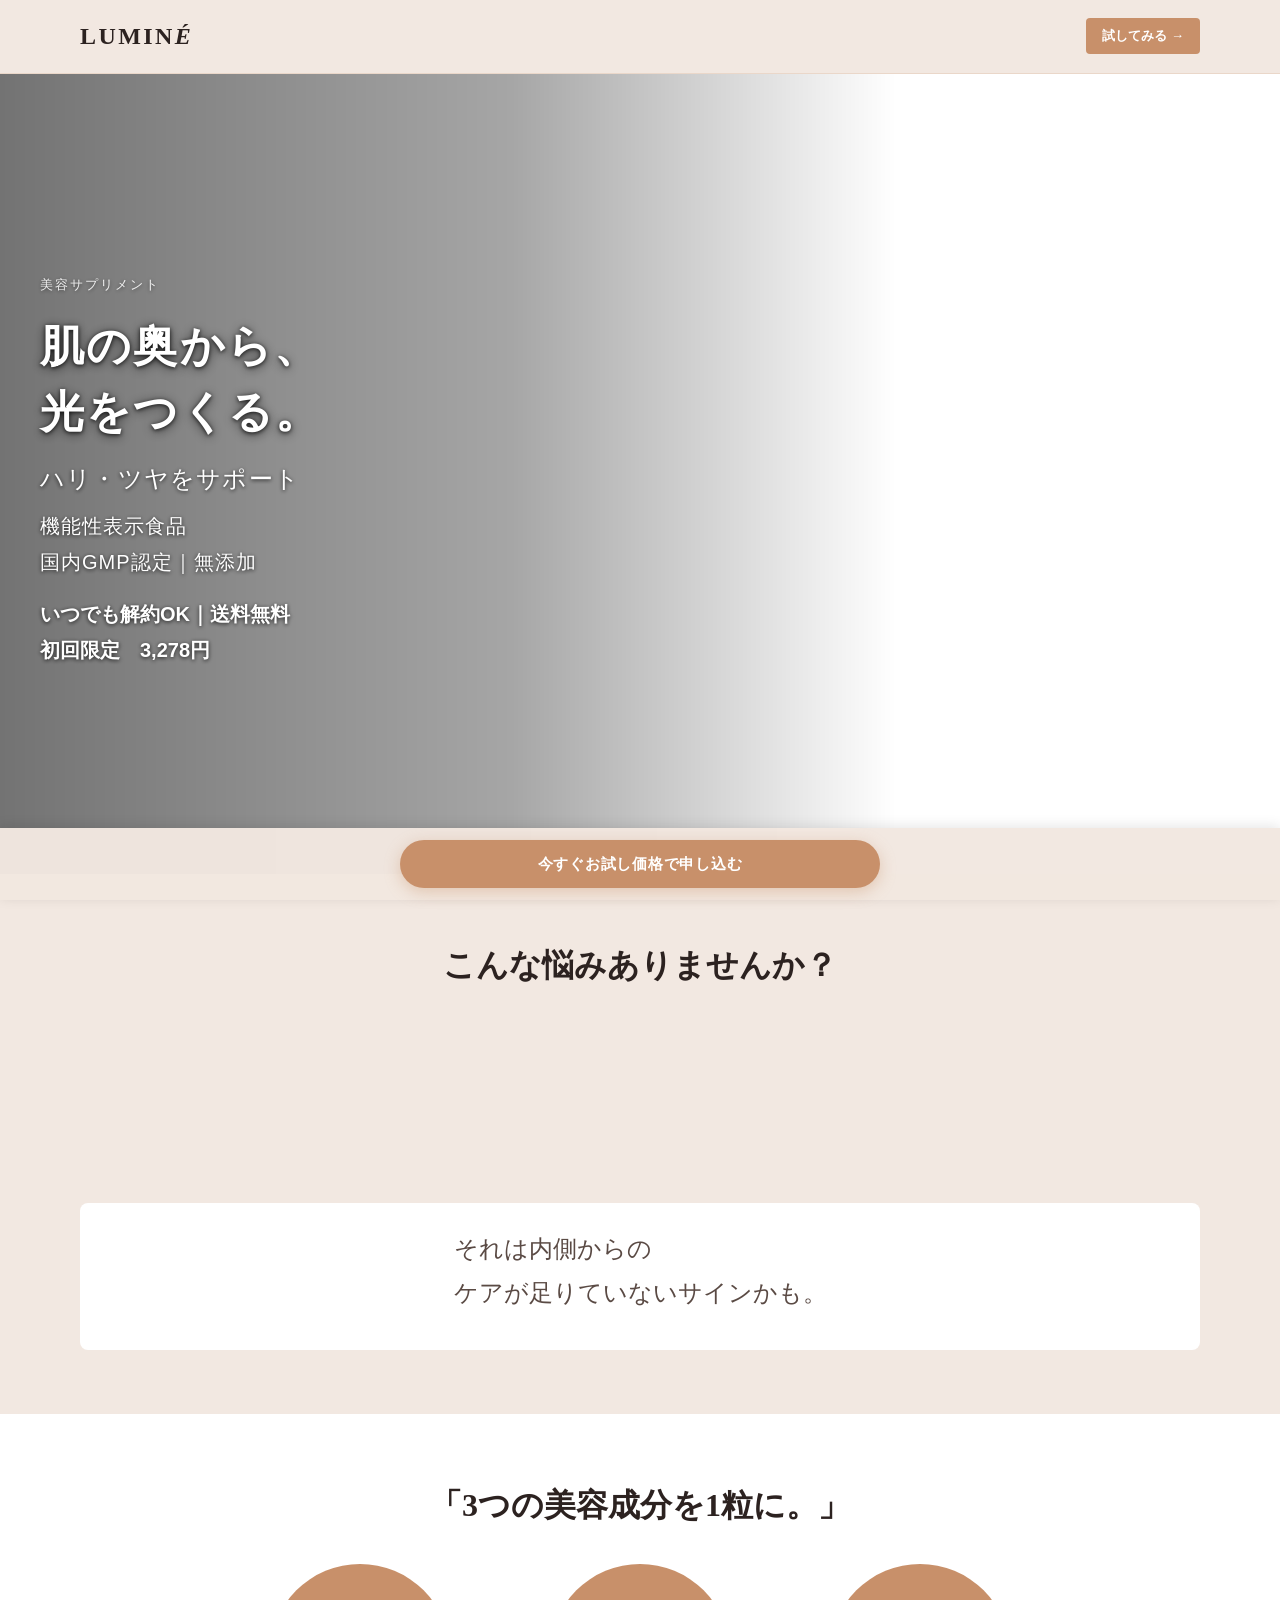
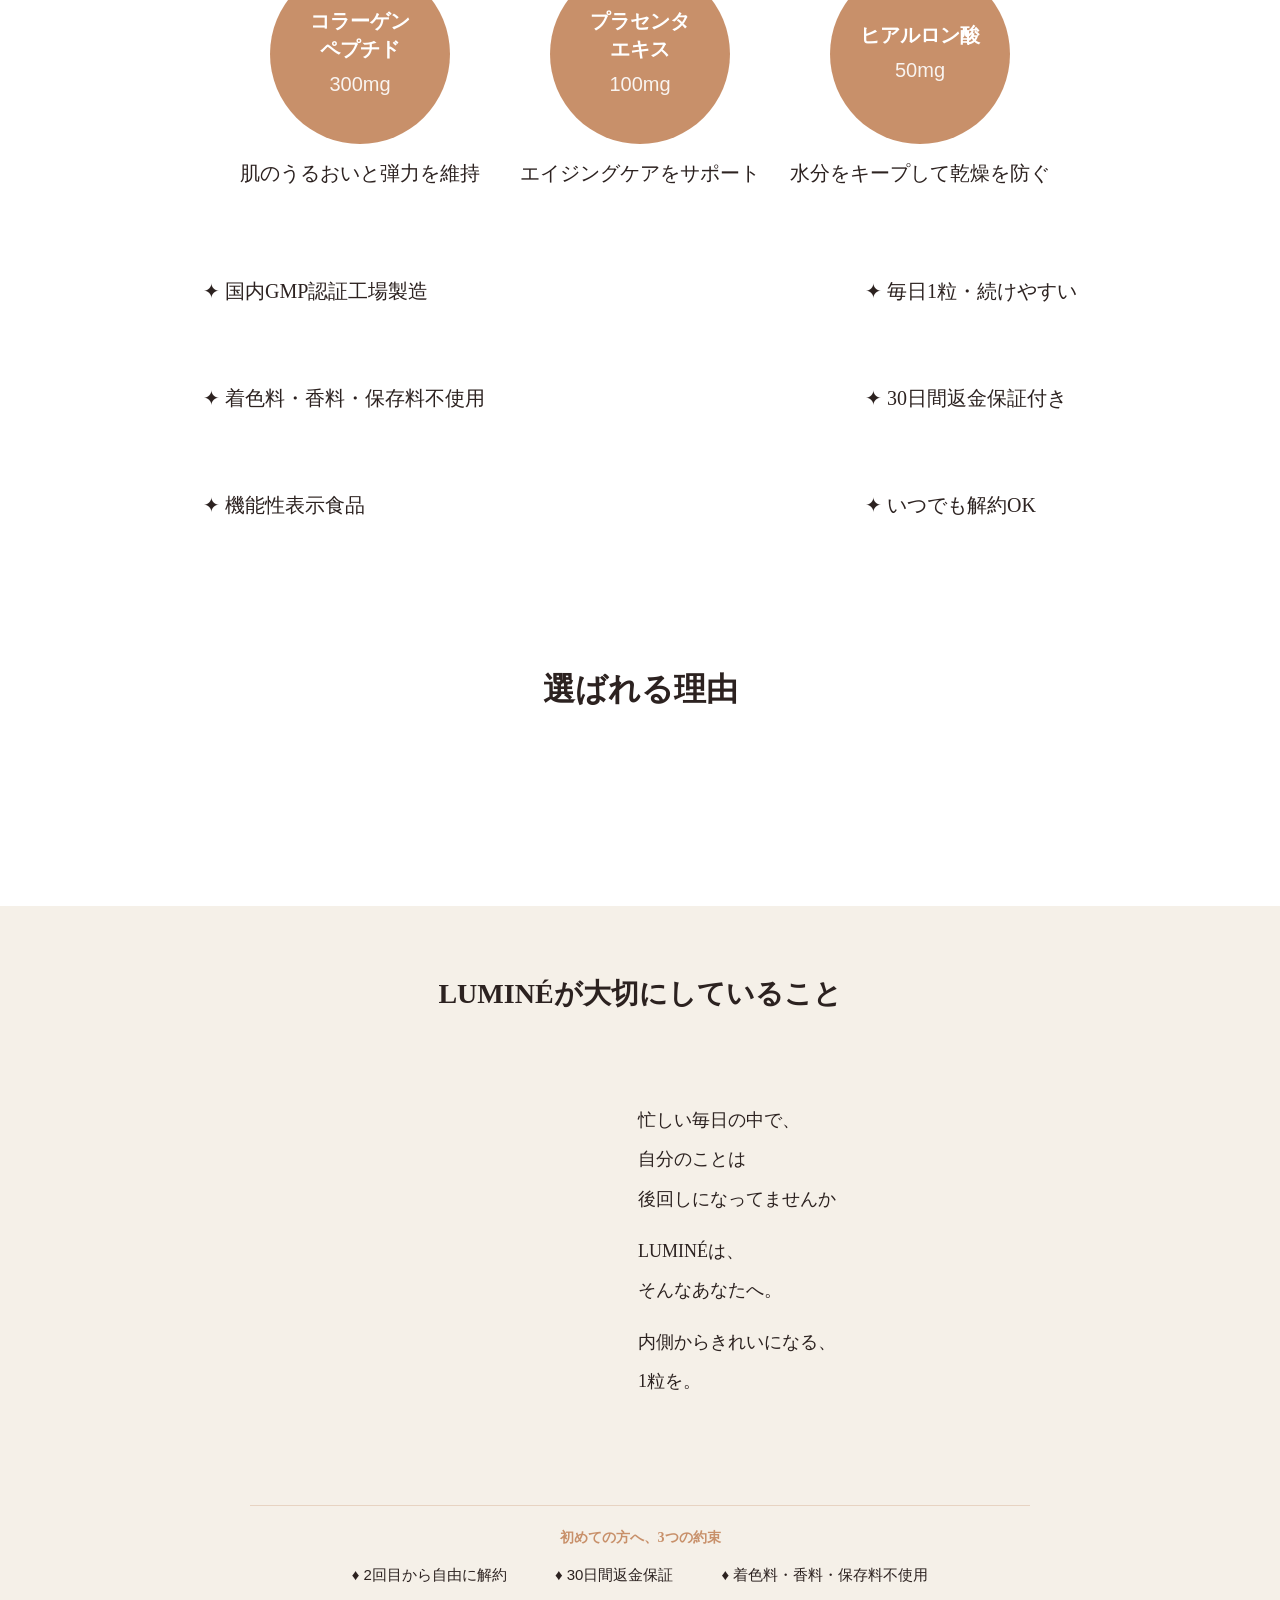
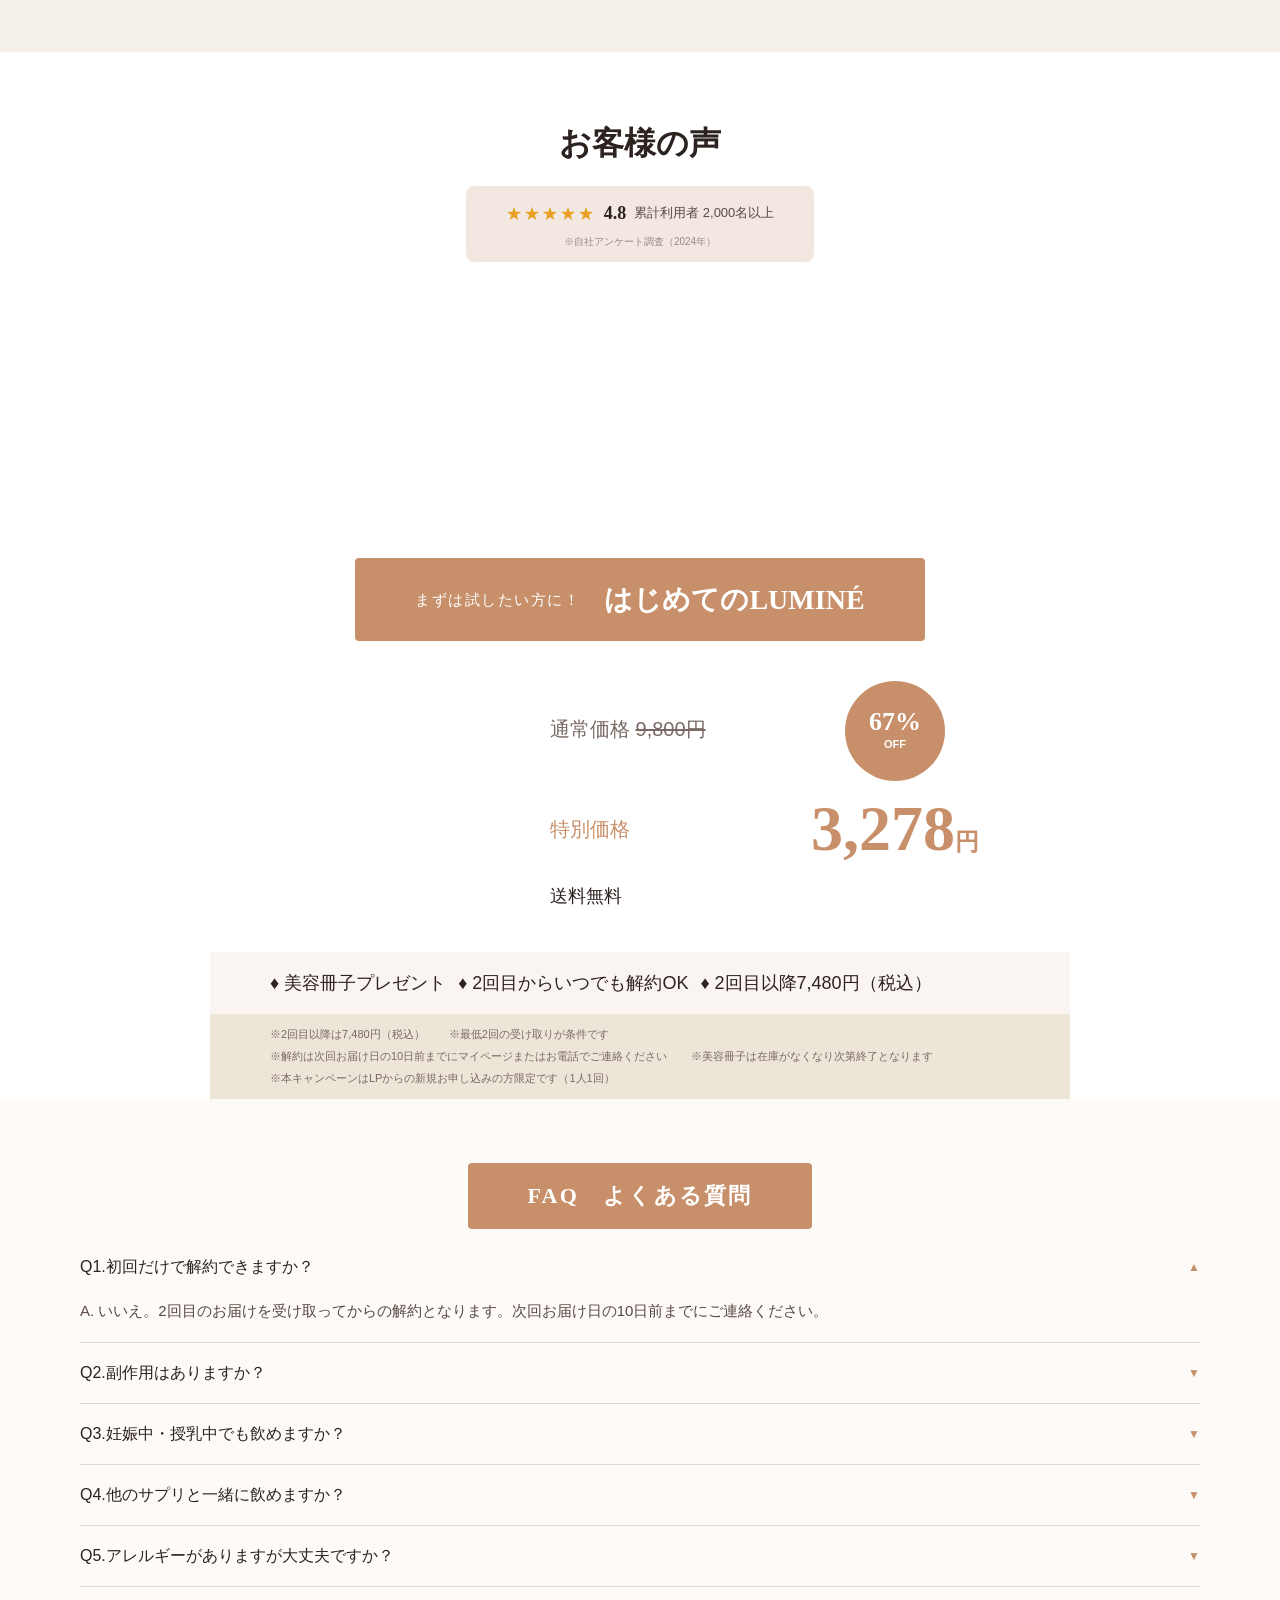
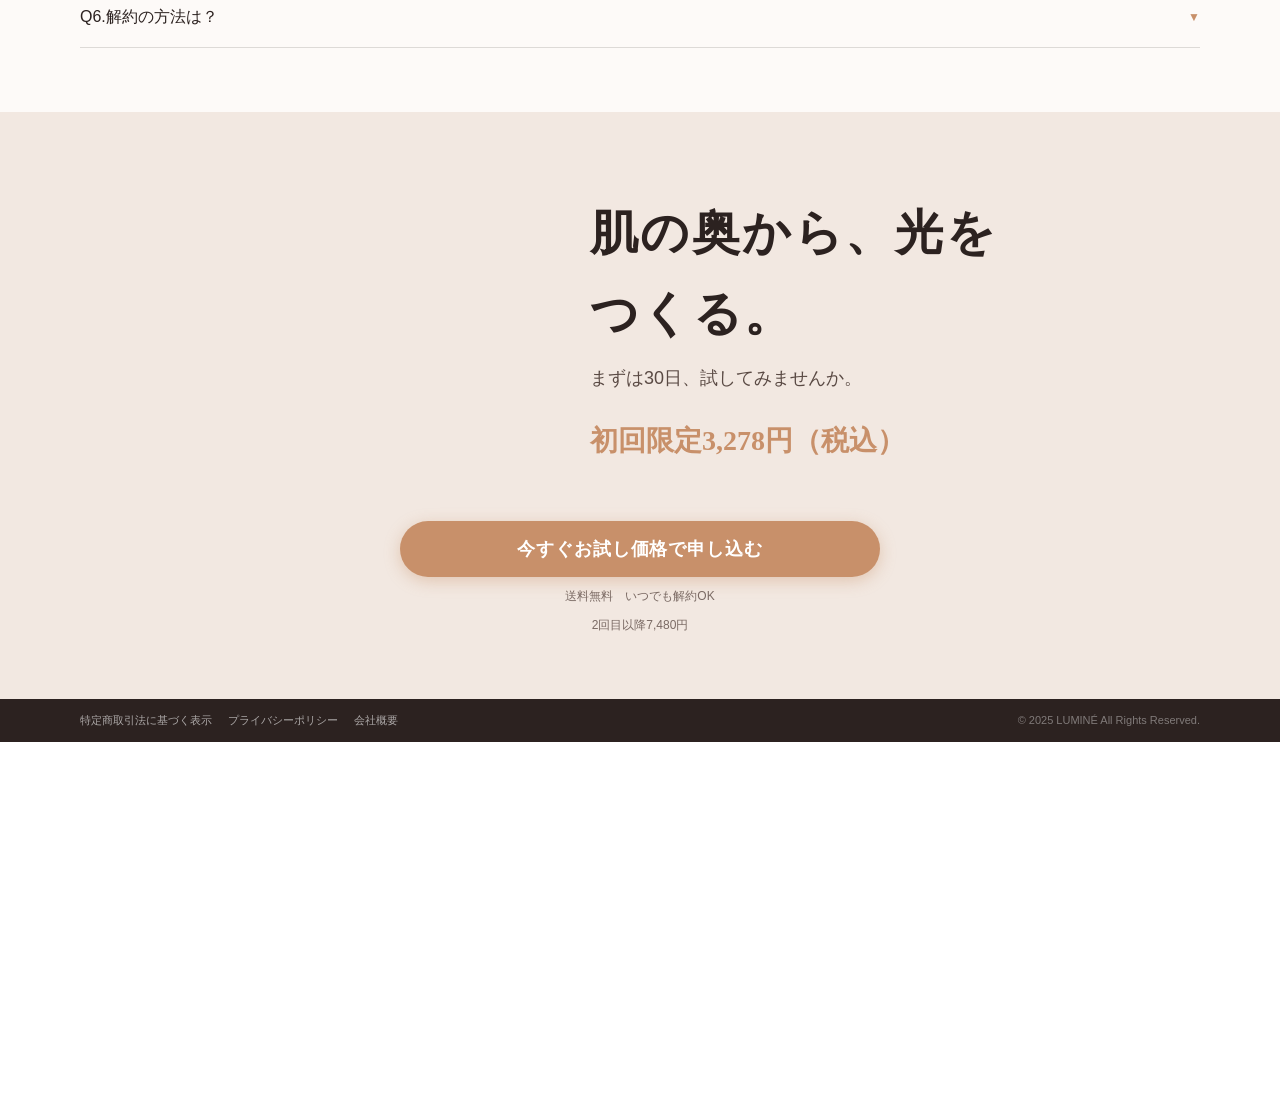
<file: index.html>
<!DOCTYPE html>
<html lang="ja">
<head>
  <meta charset="UTF-8">
  <meta name="viewport" content="width=device-width, initial-scale=1.0">
  <meta name="description" content="LUMINÉは、コラーゲン・プラセンタ・ビタミンDを配合した美容サプリメントです。内側からハリ・ツヤ・透明感をサポートします。初回限定3,278円・送料無料。">

  <!-- OGP -->
  <meta property="og:title" content="LUMINÉ｜飲む美容習慣">
  <meta property="og:description" content="ハリ・ツヤをサポートする美容サプリメント。初回限定3,278円・送料無料・いつでも解約OK。">
  <meta property="og:image" content="images/ogp.jpg">
  <meta property="og:url" content="https://lumine-innerglow.jp/">
  <meta property="og:type" content="website">
  <meta property="og:site_name" content="LUMINÉ">

  <!-- canonical -->
  <link rel="canonical" href="https://lumine-innerglow.jp/">

  <!-- favicon -->
  <link rel="icon" href="images/pearl.jpg" type="image/jpeg">
  <link rel="apple-touch-icon" href="images/pearl.jpg">

  <!-- Google Fonts -->
  <link rel="preconnect" href="https://fonts.googleapis.com">
  <link rel="preconnect" href="https://fonts.gstatic.com" crossorigin>
  <link href="https://fonts.googleapis.com/css2?family=Noto+Sans+JP:wght@400;500;700&family=Noto+Serif+JP:wght@400;600;700&display=swap" rel="stylesheet">

  <link rel="stylesheet" href="style.css">
  <title>LUMINÉ｜飲む美容習慣で、内側から輝く肌へ</title>
</head>
<body>

  <!-- ============================================================
    Header
  ============================================================ -->
  <header class="header">
    <div class="header__inner">
      <p class="header__logo">LUMIN<span>É</span></p>
      <a href="form.html" class="btn btn--small">試してみる →</a>
    </div>
  </header>

  <!-- ============================================================
    FV（ファーストビュー）
  ============================================================ -->
  <section class="fv">
    <!-- スライドショー -->
    <div class="fv__slideshow">
      <!-- SP版スライド -->
      <div class="fv__slide fv__slide--sp fv__slide--active">
        <img src="images/fv-main.jpg" alt="LUMINÉを持つ女性" class="fv__bg fv__bg--sp">
      </div>
      <div class="fv__slide fv__slide--sp">
        <img src="images/fv-main-2.png" alt="LUMINÉを持つ女性" class="fv__bg fv__bg--sp">
      </div>
      <div class="fv__slide fv__slide--sp">
        <img src="images/fv-main-3.png" alt="LUMINÉを持つ女性" class="fv__bg fv__bg--sp">
      </div>
      <!-- PC版スライド -->
      <div class="fv__slide fv__slide--pc fv__slide--active">
        <img src="images/fv-main-pc.jpg" alt="LUMINÉを持つ女性" class="fv__bg fv__bg--pc">
      </div>
      <div class="fv__slide fv__slide--pc">
        <img src="images/fv-main-pc-2.png" alt="LUMINÉを持つ女性" class="fv__bg fv__bg--pc">
      </div>
      <div class="fv__slide fv__slide--pc">
        <img src="images/fv-main-pc-3.png" alt="LUMINÉを持つ女性" class="fv__bg fv__bg--pc">
      </div>
    </div>
    <!-- ドットナビゲーション -->
    <div class="fv__dots" aria-label="スライドナビゲーション">
      <button class="fv__dot fv__dot--active" aria-label="スライド1"></button>
      <button class="fv__dot" aria-label="スライド2"></button>
      <button class="fv__dot" aria-label="スライド3"></button>
    </div>
    <div class="fv__overlay"></div>
    <div class="fv__content">

      <!-- 上部：キャッチ2つの独立した箱 -->
      <div class="fv__top">
        <div class="fv__box fv__box--brand">
          <span class="fv__brand-category">美容サプリメント</span>
        </div>
        <div class="fv__box fv__box--catch">
          <span class="fv__catch">肌の奥から、<br>光をつくる。</span>
        </div>
        <div class="fv__box fv__box--sub">
          <span class="fv__sub">ハリ・ツヤをサポート</span>
        </div>
      </div>

      <!-- 中部：バッジ1つの箱にまとめる -->
      <div class="fv__badge-box">
        <p class="fv__badge">機能性表示食品</p>
        <p class="fv__badge">国内GMP認定｜無添加</p>
      </div>

      <!-- 下部：オファー（右手首あたり） -->
      <div class="fv__offer">
        <p>いつでも解約OK｜送料無料</p>
        <p>初回限定　3,278円</p>
      </div>

    </div>
  </section>

  <!-- ============================================================
    お悩みセクション
  ============================================================ -->
  <section class="worries">
    <div class="worries__inner">
      <h2 class="worries__title">こんな悩みありませんか？</h2>
      <ul class="worries__list">
        <li class="worries__item fade-in">
          <span class="worries__check">✓</span>最近くすみが気になる
        </li>
        <li class="worries__item fade-in">
          <span class="worries__check">✓</span>スキンケアを変えても変化がない
        </li>
        <li class="worries__item fade-in">
          <span class="worries__check">✓</span>疲れが顔に出るようになった
        </li>
        <li class="worries__item fade-in">
          <span class="worries__check">✓</span>乾燥が年々ひどくなる
        </li>
        <li class="worries__item fade-in">
          <span class="worries__check">✓</span>自分のケアが後回しになりがち
        </li>
      </ul>
      <div class="worries__lead-wrap">
        <p class="worries__lead-sub">それは内側からの<br>ケアが足りていないサインかも。</p>
      </div>
    </div>
  </section>

  <!-- ============================================================
    商品紹介
  ============================================================ -->
  <section class="product">
    <div class="product__inner">
      <h2 class="product__title">「3つの美容成分を1粒に。」</h2>

      <!-- 成分3セット（楕円＋テキスト） -->
      <div class="product__ingredients">

        <div class="product__ingredient">
          <div class="product__circle">
            <p class="product__circle-name">コラーゲン<br>ペプチド</p>
            <p class="product__circle-amount">300mg</p>
          </div>
          <p class="product__ingredient-desc">肌のうるおいと弾力を維持</p>
        </div>

        <div class="product__ingredient">
          <div class="product__circle">
            <p class="product__circle-name">プラセンタ<br>エキス</p>
            <p class="product__circle-amount">100mg</p>
          </div>
          <p class="product__ingredient-desc">エイジングケアをサポート</p>
        </div>

        <div class="product__ingredient">
          <div class="product__circle">
            <p class="product__circle-name">ヒアルロン酸</p>
            <p class="product__circle-amount">50mg</p>
          </div>
          <p class="product__ingredient-desc">水分をキープして乾燥を防ぐ</p>
        </div>

      </div>

      <!-- ボトル画像＋左右テキスト（PC版2カラム） -->
      <div class="product__bottle-wrap">
        <div class="product__bottle-text product__bottle-text--left">
          <p class="product__bottle-point">✦ 国内GMP認証工場製造</p>
          <p class="product__bottle-point">✦ 着色料・香料・保存料不使用</p>
          <p class="product__bottle-point">✦ 機能性表示食品</p>
        </div>
        <div class="product__image-wrap">
          <img src="images/product-bottle.jpg" alt="LUMINÉボトル" class="product__image">
        </div>
        <div class="product__bottle-text product__bottle-text--right">
          <p class="product__bottle-point">✦ 毎日1粒・続けやすい</p>
          <p class="product__bottle-point">✦ 30日間返金保証付き</p>
          <p class="product__bottle-point">✦ いつでも解約OK</p>
        </div>
      </div>

    </div>
  </section>

  <!-- ============================================================
    選ばれる理由
  ============================================================ -->
  <section class="reasons">
    <div class="reasons__bg-wrap">
      <img src="images/reasons-bg.jpg" alt="" class="reasons__bg" aria-hidden="true">
    </div>
    <div class="reasons__inner">
      <h2 class="reasons__title">選ばれる理由</h2>
      <div class="reasons__list">
        <div class="reasons__card fade-in">
          <p class="reasons__card-title">♦ 3つの美容成分をぜいたく配合</p>
        </div>
        <div class="reasons__card fade-in">
          <p class="reasons__card-title">♦ 毎日1粒・続けやすい設計</p>
        </div>
        <div class="reasons__card fade-in">
          <p class="reasons__card-title">♦ 国内工場製造・無添加</p>
        </div>
        <div class="reasons__card fade-in">
          <p class="reasons__card-title">♦ 30日返金保証付き</p>
        </div>
      </div>
    </div>
  </section>

  <!-- ============================================================
    ブランドストーリー
  ============================================================ -->
  <section class="story">
    <div class="story__inner">
      <h2 class="story__title">LUMINÉが大切にしていること</h2>
      <div class="story__content">
        <div class="story__image-wrap">
          <img src="images/story-woman.jpg" alt="LUMINÉブランドストーリー" class="story__image">
        </div>
        <div class="story__text-wrap">
          <p class="story__body">忙しい毎日の中で、<br>自分のことは<br>後回しになってませんか</p>
          <p class="story__body">LUMINÉは、<br>そんなあなたへ。</p>
          <p class="story__body">内側からきれいになる、<br>1粒を。</p>
        </div>
      </div>
      <!-- 約束リスト -->
      <div class="story__promise">
        <p class="story__lead">初めての方へ、3つの約束</p>
        <ul class="story__list">
          <li class="story__list-item">♦ 2回目から自由に解約</li>
          <li class="story__list-item">♦ 30日間返金保証</li>
          <li class="story__list-item">♦ 着色料・香料・保存料不使用</li>
        </ul>
      </div>
    </div>
  </section>

  <!-- ============================================================
    お客様の声
  ============================================================ -->
  <section class="reviews">
    <div class="reviews__inner">
      <h2 class="reviews__title">お客様の声</h2>
      <div class="reviews__social-proof">
        <div class="reviews__social-proof-row">
          <span class="reviews__stars">★★★★★</span>
          <span class="reviews__rating">4.8</span>
          <span class="reviews__count">累計利用者 2,000名以上</span>
        </div>
        <span class="reviews__survey">※自社アンケート調査（2024年）</span>
      </div>
      <div class="reviews__list">

        <!-- 1件目：左テキスト・右画像 -->
        <div class="reviews__item reviews__item--text-left fade-in">
          <div class="reviews__item-text">
            <p class="reviews__item-name">東京都　S・Kさん（38歳）</p>
            <p class="reviews__item-title">1粒で続けられる、が嬉しい</p>
            <p class="reviews__item-body">続けるうちに肌の調子が変わった気が。忙しくてスキンケアをさぼりがちな私でも1粒飲むだけなので無理なく続けられています。2ヶ月目あたりから肌のもちもち感が変わってきた気がします。</p>
          </div>
          <div class="reviews__item-image-wrap">
            <img src="images/review-woman-01.jpg" alt="東京都 S・Kさん" class="reviews__item-image">
          </div>
        </div>

        <!-- 2件目：左画像・右テキスト -->
        <div class="reviews__item reviews__item--image-left fade-in">
          <div class="reviews__item-image-wrap">
            <img src="images/review-woman-02.jpg" alt="神奈川県 N・Aさん" class="reviews__item-image">
          </div>
          <div class="reviews__item-text">
            <p class="reviews__item-name">神奈川県　N・Aさん（40歳）</p>
            <p class="reviews__item-title">半信半疑でしたが3ヶ月</p>
            <p class="reviews__item-body">最初は本当に効果があるのか不安でした。でも解約が簡単と聞いて試してみたら肌の乾燥が気にならなくなってきました。続けてよかったです。</p>
          </div>
        </div>

        <!-- 3件目：左テキスト・右画像 -->
        <div class="reviews__item reviews__item--text-left fade-in">
          <div class="reviews__item-text">
            <p class="reviews__item-name">大阪府　Y・Tさん（34歳）</p>
            <p class="reviews__item-title">添加物が気になる私でも安心</p>
            <p class="reviews__item-body">添加物が気になる私でも安心。着色料・保存料不使用というのが決め手でした。飲みやすいサイズで朝の習慣にすっと馴染んでいます。</p>
          </div>
          <div class="reviews__item-image-wrap">
            <img src="images/review-woman-03.jpg" alt="大阪府 Y・Tさん" class="reviews__item-image">
          </div>
        </div>

      </div>
    </div>
  </section>

  <!-- ============================================================
    キャンペーン・価格
  ============================================================ -->
  <section class="campaign">
    <!-- 茶色ヘッダー -->
    <div class="campaign__header">
      <p class="campaign__label">まずは試したい方に！</p>
      <h2 class="campaign__title">はじめてのLUMINÉ</h2>
    </div>
    <!-- 白背景：商品・価格エリア -->
    <div class="campaign__main">
      <div class="campaign__image-wrap">
        <img src="images/product-bottle.jpg" alt="LUMINÉ" class="campaign__image">
      </div>
      <div class="campaign__content">
        <div class="campaign__price-wrap">
          <p class="campaign__regular">通常価格 <s>9,800円</s></p>
          <div class="campaign__off-badge">
            <span class="campaign__off-num">67%</span>
            <span class="campaign__off-text">OFF</span>
          </div>
          <p class="campaign__special">特別価格</p>
          <p class="campaign__price">3,278<span>円</span></p>
          <p class="campaign__shipping">送料無料</p>
        </div>
      </div>
    </div>
    <!-- 薄いベージュ：特典エリア -->
    <div class="campaign__benefits-wrap">
      <ul class="campaign__benefits">
        <li class="campaign__benefit">♦ 美容冊子プレゼント</li>
        <li class="campaign__benefit">♦ 2回目からいつでも解約OK</li>
        <li class="campaign__benefit">♦ 2回目以降7,480円（税込）</li>
      </ul>
    </div>
    <!-- ベージュ：注意書きエリア -->
    <div class="campaign__notes-wrap">
      <ul class="campaign__notes">
        <li class="campaign__note">※2回目以降は7,480円（税込）</li>
        <li class="campaign__note">※最低2回の受け取りが条件です</li>
        <li class="campaign__note">※解約は次回お届け日の10日前までにマイページまたはお電話でご連絡ください</li>
        <li class="campaign__note">※美容冊子は在庫がなくなり次第終了となります</li>
        <li class="campaign__note">※本キャンペーンはLPからの新規お申し込みの方限定です（1人1回）</li>
      </ul>
    </div>
  </section>

  <!-- ============================================================
    FAQ
  ============================================================ -->
  <section class="faq">
    <div class="faq__inner">
      <h2 class="faq__title">FAQ　よくある質問</h2>
      <div class="faq__list">

        <div class="faq__item faq__item--open">
          <button class="faq__question" aria-expanded="true">
            Q1.初回だけで解約できますか？
            <span class="faq__icon">▲</span>
          </button>
          <div class="faq__answer">
            <p>A. いいえ。2回目のお届けを受け取ってからの解約となります。次回お届け日の10日前までにご連絡ください。</p>
          </div>
        </div>

        <div class="faq__item">
          <button class="faq__question" aria-expanded="false">
            Q2.副作用はありますか？
            <span class="faq__icon">▼</span>
          </button>
          <div class="faq__answer">
            <p>A. 食品ですので基本的に副作用はありませんが、体質により合わない場合もあります。異常を感じた場合は使用を中止してください。</p>
          </div>
        </div>

        <div class="faq__item">
          <button class="faq__question" aria-expanded="false">
            Q3.妊娠中・授乳中でも飲めますか？
            <span class="faq__icon">▼</span>
          </button>
          <div class="faq__answer">
            <p>A. 念のため医師にご相談の上ご使用ください。</p>
          </div>
        </div>

        <div class="faq__item">
          <button class="faq__question" aria-expanded="false">
            Q4.他のサプリと一緒に飲めますか？
            <span class="faq__icon">▼</span>
          </button>
          <div class="faq__answer">
            <p>A. 一般的には問題ありませんが、薬を服用中の方は医師にご相談ください。</p>
          </div>
        </div>

        <div class="faq__item">
          <button class="faq__question" aria-expanded="false">
            Q5.アレルギーがありますが大丈夫ですか？
            <span class="faq__icon">▼</span>
          </button>
          <div class="faq__answer">
            <p>A. 豚由来成分（プラセンタ）を含みます。成分表をご確認の上お申し込みください。</p>
          </div>
        </div>

        <div class="faq__item">
          <button class="faq__question" aria-expanded="false">
            Q6.解約の方法は？
            <span class="faq__icon">▼</span>
          </button>
          <div class="faq__answer">
            <p>A. マイページまたはお電話にて、次回お届け日の10日前までにお手続きください。</p>
          </div>
        </div>

      </div>
    </div>
  </section>

  <!-- ============================================================
    最終CTA
  ============================================================ -->
  <section class="cta" id="cta">
    <div class="cta__inner">
      <!-- PC：左ボトル・右テキストの2カラム -->
      <div class="cta__top">
        <div class="cta__image-wrap">
          <img src="images/product-bottle.jpg" alt="LUMINÉ" class="cta__image">
        </div>
        <div class="cta__text-wrap">
          <p class="cta__catch">肌の奥から、光をつくる。</p>
          <p class="cta__sub">まずは30日、試してみませんか。</p>
          <p class="cta__price-label">初回限定3,278円（税込）</p>
        </div>
      </div>
      <!-- CTA以下はそのまま -->
      <a href="form.html" class="btn btn--large">今すぐお試し価格で申し込む</a>
      <p class="cta__micro">送料無料　いつでも解約OK</p>
      <p class="cta__micro">2回目以降7,480円</p>
    </div>
  </section>

  <!-- ============================================================
    Footer
  ============================================================ -->
  <footer class="footer">
    <div class="footer__inner">
      <nav class="footer__nav">
        <a href="#" class="footer__link">特定商取引法に基づく表示</a>
        <a href="#" class="footer__link">プライバシーポリシー</a>
        <a href="#" class="footer__link">会社概要</a>
      </nav>
      <p class="footer__copy">&copy; 2025 LUMINÉ All Rights Reserved.</p>
    </div>
  </footer>

  <!-- 下部固定CTAボタン -->
  <div class="sticky-cta">
    <a href="form.html" class="btn btn--sticky">今すぐお試し価格で申し込む</a>
  </div>

  <script src="script.js"></script>
</body>
</html>
</file>
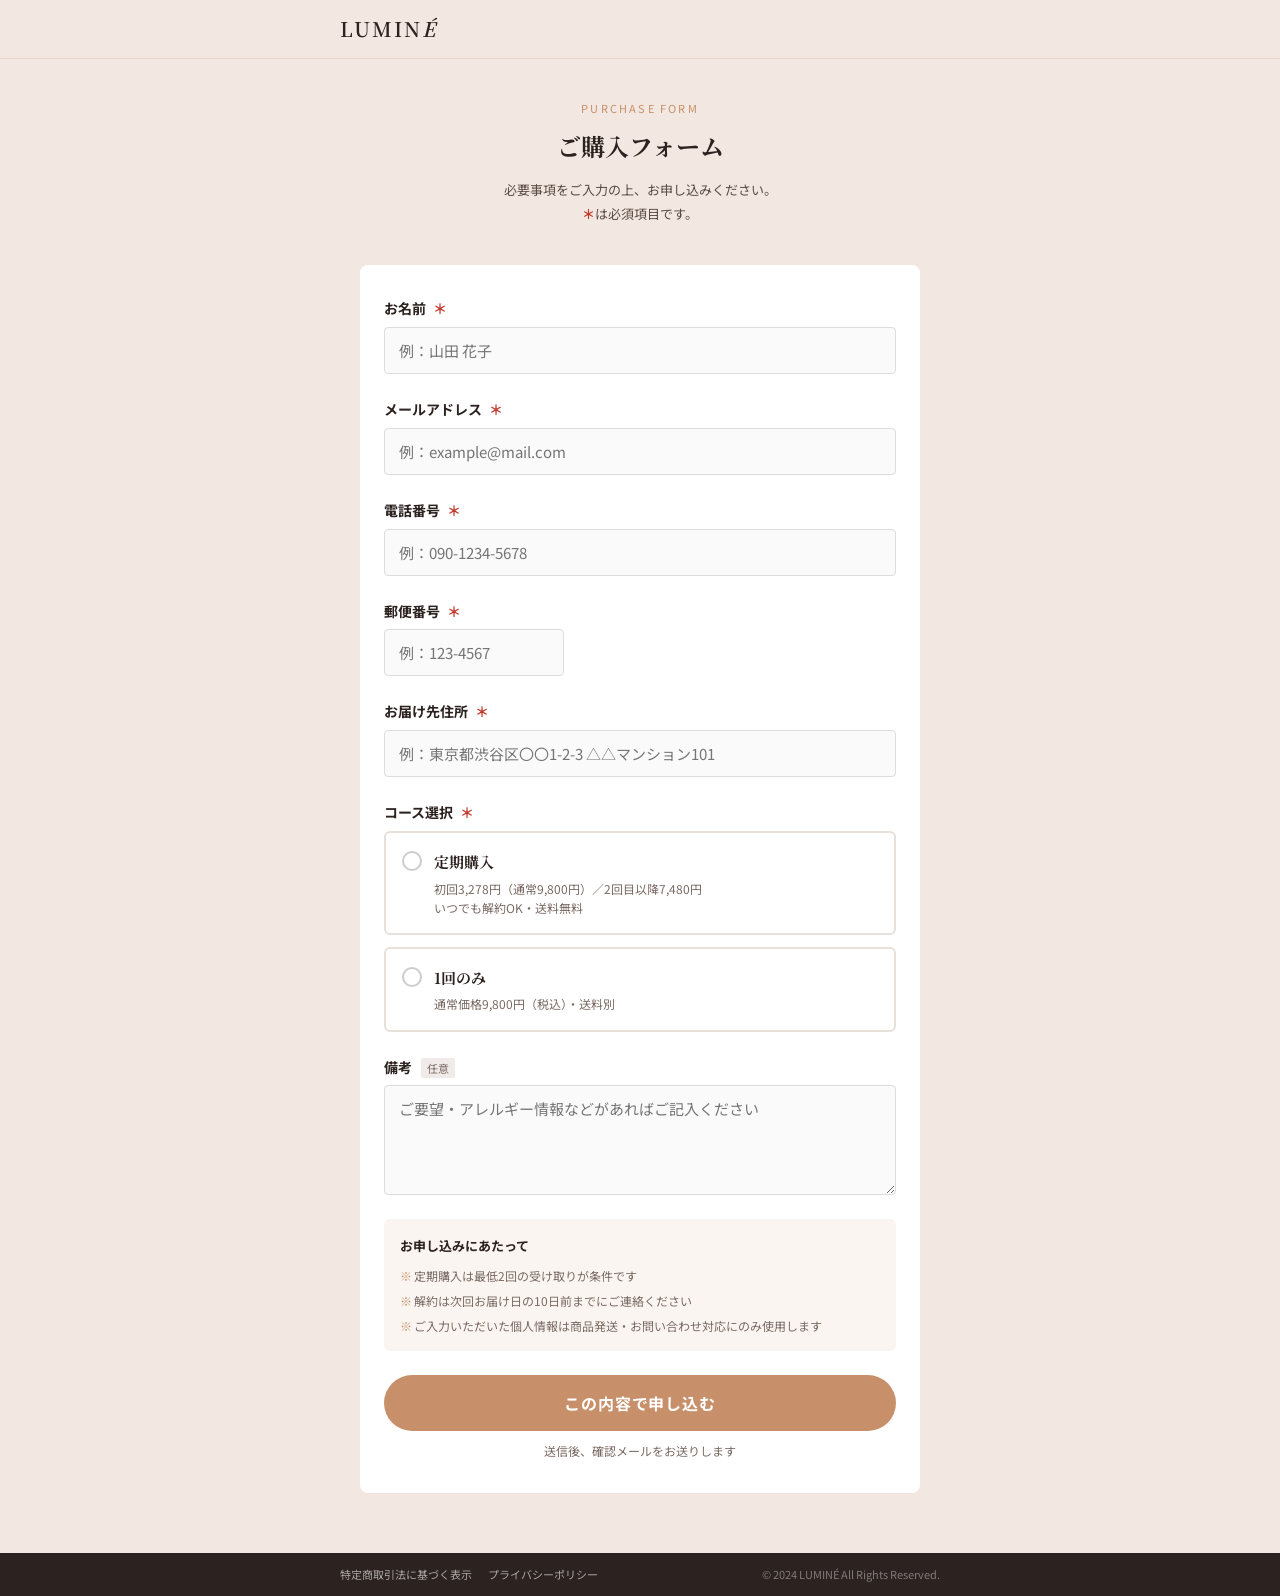
<file: form.html>
<!DOCTYPE html>
<html lang="ja">
<head>
  <meta charset="UTF-8">
  <meta name="viewport" content="width=device-width, initial-scale=1.0">
  <meta name="description" content="LUMINÉのご購入フォームです。">
  <link rel="canonical" href="https://lumine-innerglow.jp/form.html">
  <link rel="icon" href="images/pearl.jpg" type="image/jpeg">
  <link rel="apple-touch-icon" href="images/pearl.jpg">
  <link rel="preconnect" href="https://fonts.googleapis.com">
  <link rel="preconnect" href="https://fonts.gstatic.com" crossorigin>
  <link href="https://fonts.googleapis.com/css2?family=Noto+Sans+JP:wght@400;500;700&family=Noto+Serif+JP:wght@400;600;700&display=swap" rel="stylesheet">
  <link rel="stylesheet" href="form.css">
  <title>ご購入フォーム｜LUMINÉ</title>
</head>
<body>

  <header class="form-header">
    <div class="form-header__inner">
      <a href="index.html" class="form-header__logo">LUMIN<span>É</span></a>
    </div>
  </header>

  <main class="form-main">
    <div class="form-main__inner">

      <div class="form-hero">
        <p class="form-hero__label">PURCHASE FORM</p>
        <h1 class="form-hero__title">ご購入フォーム</h1>
        <p class="form-hero__sub">必要事項をご入力の上、お申し込みください。<br>
        <span class="form-hero__required">＊</span>は必須項目です。</p>
      </div>

      <form class="form" id="purchaseForm" novalidate>

        <!-- お名前 -->
        <div class="form__group" id="group-name">
          <label class="form__label" for="name">
            お名前 <span class="form__required">＊</span>
          </label>
          <input
            type="text"
            id="name"
            name="name"
            class="form__input"
            placeholder="例：山田 花子"
            autocomplete="name"
          >
          <p class="form__error" id="error-name">お名前を入力してください</p>
        </div>

        <!-- メールアドレス -->
        <div class="form__group" id="group-email">
          <label class="form__label" for="email">
            メールアドレス <span class="form__required">＊</span>
          </label>
          <input
            type="email"
            id="email"
            name="email"
            class="form__input"
            placeholder="例：example@mail.com"
            autocomplete="email"
          >
          <p class="form__error" id="error-email">正しいメールアドレスを入力してください</p>
        </div>

        <!-- 電話番号 -->
        <div class="form__group" id="group-tel">
          <label class="form__label" for="tel">
            電話番号 <span class="form__required">＊</span>
          </label>
          <input
            type="tel"
            id="tel"
            name="tel"
            class="form__input"
            placeholder="例：090-1234-5678"
            autocomplete="tel"
          >
          <p class="form__error" id="error-tel">電話番号を入力してください</p>
        </div>

        <!-- 郵便番号 -->
        <div class="form__group" id="group-zip">
          <label class="form__label" for="zip">
            郵便番号 <span class="form__required">＊</span>
          </label>
          <input
            type="text"
            id="zip"
            name="zip"
            class="form__input form__input--half"
            placeholder="例：123-4567"
            autocomplete="postal-code"
            maxlength="8"
          >
          <p class="form__error" id="error-zip">郵便番号を入力してください</p>
        </div>

        <!-- 住所 -->
        <div class="form__group" id="group-address">
          <label class="form__label" for="address">
            お届け先住所 <span class="form__required">＊</span>
          </label>
          <input
            type="text"
            id="address"
            name="address"
            class="form__input"
            placeholder="例：東京都渋谷区〇〇1-2-3 △△マンション101"
            autocomplete="street-address"
          >
          <p class="form__error" id="error-address">住所を入力してください</p>
        </div>

        <!-- コース選択 -->
        <div class="form__group" id="group-course">
          <label class="form__label">
            コース選択 <span class="form__required">＊</span>
          </label>
          <div class="form__radio-group">
            <label class="form__radio-label" id="radio-label-teiki">
              <input type="radio" name="course" value="定期購入（初回3,278円）" class="form__radio" id="radio-teiki">
              <span class="form__radio-custom"></span>
              <span class="form__radio-text">
                <span class="form__radio-title">定期購入</span>
                <span class="form__radio-desc">初回3,278円（通常9,800円）／2回目以降7,480円<br>いつでも解約OK・送料無料</span>
              </span>
            </label>
            <label class="form__radio-label" id="radio-label-ikkai">
              <input type="radio" name="course" value="1回のみ（通常価格9,800円）" class="form__radio" id="radio-ikkai">
              <span class="form__radio-custom"></span>
              <span class="form__radio-text">
                <span class="form__radio-title">1回のみ</span>
                <span class="form__radio-desc">通常価格9,800円（税込）・送料別</span>
              </span>
            </label>
          </div>
          <p class="form__error" id="error-course">コースを選択してください</p>
        </div>

        <!-- 備考 -->
        <div class="form__group" id="group-note">
          <label class="form__label" for="note">
            備考 <span class="form__optional">任意</span>
          </label>
          <textarea
            id="note"
            name="note"
            class="form__textarea"
            placeholder="ご要望・アレルギー情報などがあればご記入ください"
            rows="4"
          ></textarea>
        </div>

        <!-- 注意事項 -->
        <div class="form__notes">
          <p class="form__notes-title">お申し込みにあたって</p>
          <ul class="form__notes-list">
            <li>定期購入は最低2回の受け取りが条件です</li>
            <li>解約は次回お届け日の10日前までにご連絡ください</li>
            <li>ご入力いただいた個人情報は商品発送・お問い合わせ対応にのみ使用します</li>
          </ul>
        </div>

        <!-- 送信ボタン -->
        <div class="form__submit-wrap">
          <button type="submit" class="form__submit" id="submitBtn">
            この内容で申し込む
          </button>
          <p class="form__submit-note">送信後、確認メールをお送りします</p>
        </div>

      </form>

    </div>
  </main>

  <footer class="form-footer">
    <div class="form-footer__inner">
      <nav class="form-footer__nav">
        <a href="#" class="form-footer__link">特定商取引法に基づく表示</a>
        <a href="#" class="form-footer__link">プライバシーポリシー</a>
      </nav>
      <p class="form-footer__copy">&copy; 2024 LUMINÉ All Rights Reserved.</p>
    </div>
  </footer>

  <script src="form.js"></script>
</body>
</html>
</file>
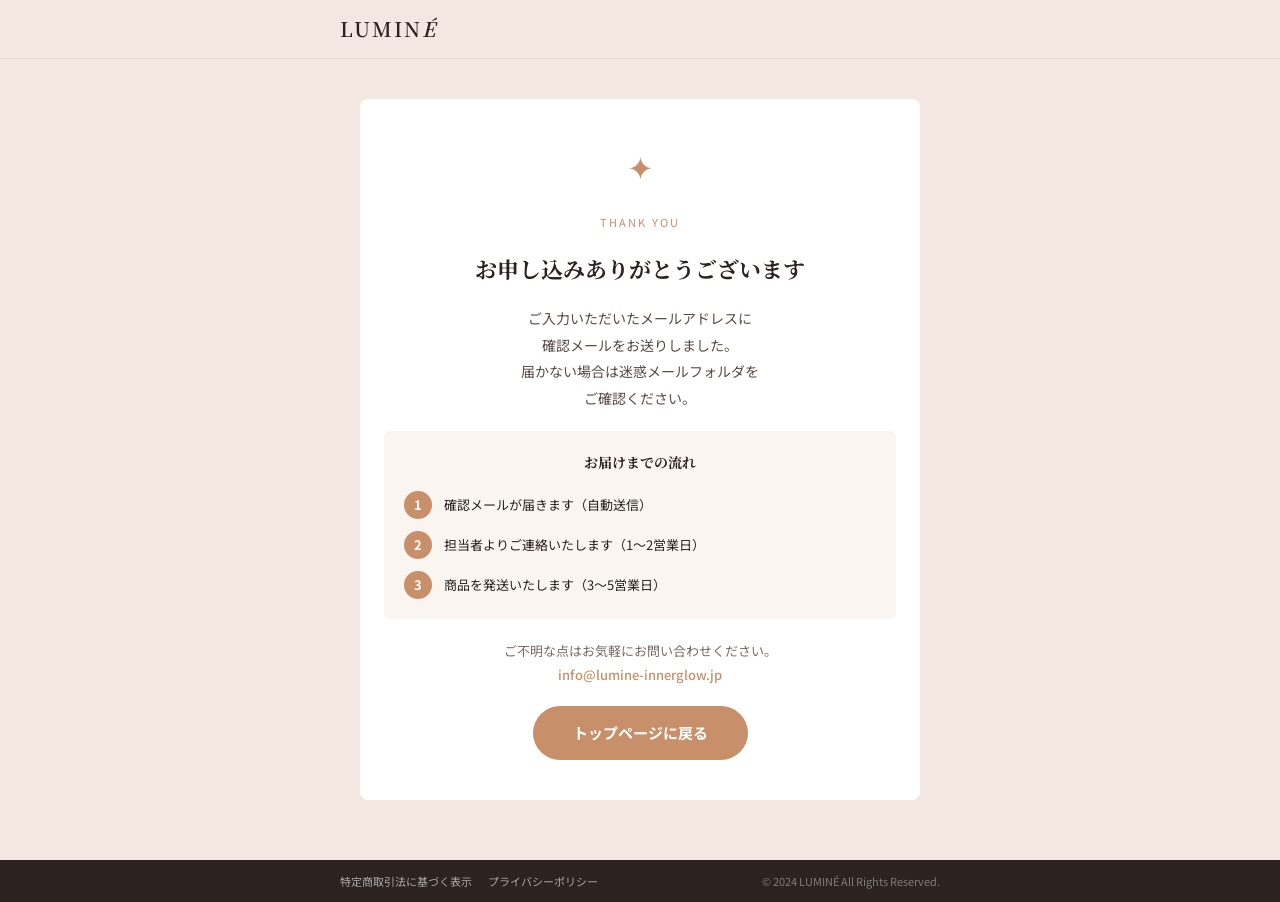
<file: thanks.html>
<!DOCTYPE html>
<html lang="ja">
<head>
  <meta charset="UTF-8">
  <meta name="viewport" content="width=device-width, initial-scale=1.0">
  <meta name="description" content="LUMINÉのお申し込みありがとうございます。">
  <link rel="icon" href="images/pearl.jpg" type="image/jpeg">
  <link rel="apple-touch-icon" href="images/pearl.jpg">
  <link rel="preconnect" href="https://fonts.googleapis.com">
  <link rel="preconnect" href="https://fonts.gstatic.com" crossorigin>
  <link href="https://fonts.googleapis.com/css2?family=Noto+Sans+JP:wght@400;500;700&family=Noto+Serif+JP:wght@400;600;700&display=swap" rel="stylesheet">
  <link rel="stylesheet" href="form.css">
  <title>お申し込みありがとうございます｜LUMINÉ</title>
</head>
<body>

  <header class="form-header">
    <div class="form-header__inner">
      <a href="index.html" class="form-header__logo">LUMIN<span>É</span></a>
    </div>
  </header>

  <main class="form-main">
    <div class="form-main__inner">

      <div class="thanks">
        <div class="thanks__icon">✦</div>
        <p class="thanks__label">THANK YOU</p>
        <h1 class="thanks__title">お申し込みありがとうございます</h1>
        <p class="thanks__body">
          ご入力いただいたメールアドレスに<br>
          確認メールをお送りしました。<br>
          届かない場合は迷惑メールフォルダを<br>
          ご確認ください。
        </p>

        <div class="thanks__info">
          <p class="thanks__info-title">お届けまでの流れ</p>
          <ol class="thanks__steps">
            <li class="thanks__step">
              <span class="thanks__step-num">1</span>
              <span class="thanks__step-text">確認メールが届きます（自動送信）</span>
            </li>
            <li class="thanks__step">
              <span class="thanks__step-num">2</span>
              <span class="thanks__step-text">担当者よりご連絡いたします（1〜2営業日）</span>
            </li>
            <li class="thanks__step">
              <span class="thanks__step-num">3</span>
              <span class="thanks__step-text">商品を発送いたします（3〜5営業日）</span>
            </li>
          </ol>
        </div>

        <div class="thanks__note">
          <p>ご不明な点はお気軽にお問い合わせください。</p>
          <a href="mailto:info@lumine-innerglow.jp" class="thanks__contact">info@lumine-innerglow.jp</a>
        </div>

        <a href="index.html" class="thanks__btn">トップページに戻る</a>
      </div>

    </div>
  </main>

  <footer class="form-footer">
    <div class="form-footer__inner">
      <nav class="form-footer__nav">
        <a href="#" class="form-footer__link">特定商取引法に基づく表示</a>
        <a href="#" class="form-footer__link">プライバシーポリシー</a>
      </nav>
      <p class="form-footer__copy">&copy; 2024 LUMINÉ All Rights Reserved.</p>
    </div>
  </footer>

</body>
</html>
</file>
<file: style.css>
/* ============================================================
  CSS変数（カラー・フォント）
============================================================ */
:root {
  --color-base: #F2E8E1;
  --color-text: #2C2220;
  --color-accent: #C8906A;
  --color-white: #FFFFFF;
  --color-light: #FAF5F2;
  --font-serif: 'Noto Serif JP', serif;
  --font-sans: 'Noto Sans JP', sans-serif;
  --section-gap: 40px;
  --inner-padding: 20px;
}

/* ============================================================
  Reset & Base
============================================================ */
*, *::before, *::after {
  box-sizing: border-box;
  margin: 0;
  padding: 0;
}

html {
  scroll-behavior: smooth;
}

body {
  font-family: var(--font-sans);
  color: var(--color-text);
  background-color: var(--color-white);
  font-size: 15px;
  line-height: 1.7;
  -webkit-font-smoothing: antialiased;
}

img {
  max-width: 100%;
  height: auto;
  display: block;
}

ul {
  list-style: none;
}

a {
  text-decoration: none;
  color: inherit;
}

/* ============================================================
  Button
============================================================ */
.btn {
  display: inline-block;
  background-color: var(--color-accent);
  color: var(--color-white);
  font-family: var(--font-sans);
  font-weight: 700;
  border-radius: 4px;
  text-align: center;
  cursor: pointer;
  border: none;
  outline: none;
  -webkit-tap-highlight-color: transparent;
  transition: opacity 0.3s ease;
}

.btn:hover {
  opacity: 0.8;
}

.btn--small {
  font-size: 13px;
  padding: 8px 16px;
  height: 36px;
  line-height: 20px;
}

/* ============================================================
  アニメーション
============================================================ */
@keyframes pulse {
  0%, 100% { transform: scale(1); box-shadow: 0 4px 16px rgba(200, 144, 106, 0.4); }
  50% { transform: scale(1.03); box-shadow: 0 6px 24px rgba(200, 144, 106, 0.6); }
}

/* スクロールフェードイン */
.fade-in {
  opacity: 0;
  transform: translateY(20px);
  transition: opacity 0.7s ease, transform 0.7s ease;
}

.fade-in.is-visible {
  opacity: 1;
  transform: translateY(0);
}

/* 遅延クラス（順番に表示） */
.fade-in:nth-child(2) { transition-delay: 0.1s; }
.fade-in:nth-child(3) { transition-delay: 0.2s; }
.fade-in:nth-child(4) { transition-delay: 0.3s; }
.fade-in:nth-child(5) { transition-delay: 0.4s; }

.btn--large {
  font-size: 16px;
  font-weight: 700;
  width: calc(100% - 40px);
  height: 56px;
  line-height: 56px;
  padding: 0;
  border-radius: 28px;
  letter-spacing: 0.05em;
  animation: pulse 2.5s ease-in-out infinite;
}

/* ============================================================
  Header
============================================================ */
.header {
  position: sticky;
  top: 0;
  z-index: 100;
  background-color: var(--color-base);
  border-bottom: 1px solid rgba(200, 144, 106, 0.2);
  transition: transform 0.3s ease;
}

.header--hidden {
  transform: translateY(-100%);
}

.header__inner {
  display: flex;
  align-items: center;
  justify-content: space-between;
  padding: 12px var(--inner-padding);
  max-width: 375px;
  margin: 0 auto;
}

.header__logo {
  font-family: var(--font-serif);
  font-size: 20px;
  font-weight: 600;
  letter-spacing: 0.1em;
  color: var(--color-text);
}

.header__logo span {
  font-style: italic;
}

/* ============================================================
  FV（ファーストビュー）
============================================================ */
.fv {
  position: relative;
  width: 100%;
  height: 600px;
  overflow: hidden;
}

.fv__bg {
  width: 100%;
  height: 600px;
  object-fit: cover;
  object-position: center top;
  display: block;
}

.fv__bg--pc {
  display: none;
}

.fv__overlay {
  display: block;
  position: absolute;
  top: 0;
  left: 0;
  right: 0;
  bottom: 0;
  background: linear-gradient(
    135deg,
    rgba(0, 0, 0, 0.55) 0%,
    rgba(0, 0, 0, 0.30) 50%,
    rgba(0, 0, 0, 0) 75%
  );
  z-index: 1;
}

.fv__content {
  z-index: 2;
}

.fv__content {
  position: absolute;
  top: 0;
  left: 0;
  right: 0;
  bottom: 0;
  display: flex;
  flex-direction: column;
  justify-content: space-between;
  padding: 20px var(--inner-padding);
}

/* 上部：2つの独立した箱 */
.fv__top {
  display: inline-flex;
  flex-direction: column;
  gap: 6px;
  align-self: flex-start;
}

.fv__box {
  background-color: transparent;
  padding: 4px 0;
  border-radius: 4px;
  display: inline-block;
  align-self: flex-start;
}

.fv__box--brand {
  display: flex;
  align-items: baseline;
  gap: 8px;
  margin-bottom: 4px;
}

.fv__brand-category {
  font-size: 12px;
  color: rgba(255, 255, 255, 0.9);
  letter-spacing: 0.15em;
  text-shadow: 0 1px 4px rgba(0,0,0,0.5);
  font-family: var(--font-serif);
}

.fv__catch {
  font-family: var(--font-serif);
  font-size: 23px;
  font-weight: 700;
  color: var(--color-white);
  line-height: 1.5;
  letter-spacing: 0.05em;
  text-shadow: 0 2px 12px rgba(0,0,0,0.6), 0 1px 4px rgba(0,0,0,0.8);
}

.fv__sub {
  font-size: 14px;
  color: var(--color-white);
  letter-spacing: 0.05em;
  line-height: 1.6;
}

.fv__category {
  font-size: 12px;
  color: rgba(255, 255, 255, 0.8);
  letter-spacing: 0.1em;
}

/* 中部：バッジ1つの箱 */
.fv__badge-box {
  background-color: transparent;
  padding: 8px 0;
  border-radius: 4px;
  align-self: flex-start;
  display: flex;
  flex-direction: column;
  gap: 4px;
}

.fv__badge {
  color: var(--color-white);
  font-size: 12px;
  letter-spacing: 0.05em;
  line-height: 1.6;
}

/* ============================================================
  FV スライドショー
============================================================ */
.fv__slideshow {
  position: absolute;
  top: 0;
  left: 0;
  right: 0;
  bottom: 0;
  z-index: 0;
}

.fv__slide {
  position: absolute;
  top: 0;
  left: 0;
  right: 0;
  bottom: 0;
  opacity: 0;
  transition: opacity 1s ease;
}

.fv__slide--active {
  opacity: 1;
}

.fv__slide .fv__bg {
  position: absolute;
  top: 0;
  left: 0;
  width: 100%;
  height: 100%;
  object-fit: cover;
  object-position: center top;
}

/* SP/PCの出し分け（スライド単位） */
.fv__slide--pc {
  display: none;
}

/* ドットナビゲーション */
.fv__dots {
  position: absolute;
  bottom: 16px;
  left: 50%;
  transform: translateX(-50%);
  display: flex;
  gap: 8px;
  z-index: 3;
}

.fv__dot {
  width: 8px;
  height: 8px;
  border-radius: 50%;
  background-color: rgba(255, 255, 255, 0.5);
  border: none;
  cursor: pointer;
  padding: 0;
  transition: background-color 0.3s ease, transform 0.3s ease;
  -webkit-tap-highlight-color: transparent;
}

.fv__dot--active {
  background-color: var(--color-white);
  transform: scale(1.3);
}

/* 下部：オファー（右手首あたり・下部） */
.fv__offer {
  background-color: #2C2220;
  color: var(--color-white);
  padding: 10px 14px;
  border-radius: 4px;
  font-size: 13px;
  font-weight: 700;
  line-height: 1.8;
  align-self: flex-start;
}

/* ============================================================
  お悩みセクション
============================================================ */
.worries {
  background-color: var(--color-base);
  padding: var(--section-gap) 0;
}

.worries__inner {
  max-width: 375px;
  margin: 0 auto;
  padding: 0 var(--inner-padding);
}

.worries__title {
  font-family: var(--font-serif);
  font-size: 22px;
  font-weight: 700;
  text-align: center;
  margin-bottom: 32px;
  color: var(--color-text);
}

.worries__list {
  display: flex;
  flex-direction: column;
  gap: 16px;
  margin-bottom: 32px;
}

.worries__item {
  display: flex;
  align-items: flex-start;
  gap: 10px;
  font-size: 15px;
  line-height: 1.6;
}

.worries__check {
  color: var(--color-accent);
  font-weight: 700;
  font-size: 16px;
  flex-shrink: 0;
  margin-top: 1px;
}

.worries__lead-wrap {
  background-color: var(--color-white);
  border-radius: 8px;
  padding: 24px;
  text-align: center;
  margin-top: 32px;
}

.worries__lead-sub {
  font-size: 15px;
  color: #5a4a44;
  line-height: 1.8;
  margin-bottom: 12px;
  display: inline-block;
  text-align: left;
}

.worries__lead {
  font-family: var(--font-serif);
  font-size: 18px;
  font-weight: 600;
  text-align: center;
  color: var(--color-accent);
}

/* ============================================================
  商品紹介
============================================================ */
.product {
  background-color: var(--color-white);
  padding: var(--section-gap) 0;
}

.product__inner {
  max-width: 375px;
  margin: 0 auto;
  padding: 0 var(--inner-padding);
  text-align: center;
}

.product__title {
  font-family: var(--font-serif);
  font-size: 20px;
  font-weight: 700;
  margin-bottom: 32px;
  color: var(--color-text);
}

.product__ingredients {
  display: flex;
  flex-direction: column;
  gap: 24px;
  margin-bottom: 40px;
}

.product__ingredient {
  display: flex;
  flex-direction: column;
  align-items: center;
  gap: 12px;
}

.product__circle {
  width: 110px;
  height: 110px;
  background-color: var(--color-accent);
  border-radius: 50%;
  display: flex;
  flex-direction: column;
  align-items: center;
  justify-content: center;
  color: var(--color-white);
}

.product__circle-name {
  font-family: var(--font-serif);
  font-size: 15px;
  font-weight: 700;
  line-height: 1.4;
  text-align: center;
}

.product__circle-amount {
  font-size: 12px;
  margin-top: 4px;
  opacity: 0.9;
}

.product__ingredient-desc {
  font-size: 14px;
  color: var(--color-text);
}

.product__image-wrap {
  margin-top: 8px;
}

.product__bottle-wrap {
  display: none;
}

.product__bottle-point {
  font-family: var(--font-serif);
  font-size: 16px;
  color: var(--color-text);
  line-height: 1.8;
}

.product__image {
  width: 220px;
  margin: 0 auto;
}

/* ============================================================
  選ばれる理由
============================================================ */
.reasons {
  position: relative;
  padding: 40px 0;
  overflow: hidden;
}

.reasons__bg-wrap {
  position: absolute;
  top: 0;
  left: 0;
  right: 0;
  bottom: 0;
  z-index: 0;
}

.reasons__bg {
  width: 100%;
  height: 100%;
  object-fit: cover;
  opacity: 1;
}

.reasons__inner {
  position: relative;
  z-index: 1;
  max-width: 375px;
  margin: 0 auto;
  padding: 0 var(--inner-padding);
}

.reasons__title {
  font-family: var(--font-serif);
  font-size: 22px;
  font-weight: 700;
  text-align: center;
  margin-bottom: 24px;
  color: var(--color-text);
}

.reasons__list {
  display: flex;
  flex-direction: column;
  gap: 12px;
  align-items: flex-start;
}

.reasons__card {
  background-color: rgba(255, 255, 255, 0.88);
  border-radius: 4px;
  padding: 12px 16px;
  display: inline-block;
}

.reasons__card-title {
  font-family: var(--font-serif);
  font-size: 15px;
  font-weight: 700;
  color: var(--color-text);
}

/* ============================================================
  ブランドストーリー
============================================================ */
.story {
  background-color: #F5F0E8;
  padding: var(--section-gap) 0;
}

.story__inner {
  max-width: 375px;
  margin: 0 auto;
  padding: 0 var(--inner-padding);
  display: flex;
  flex-direction: column;
}

.story__title {
  font-family: var(--font-serif);
  font-size: 20px;
  font-weight: 700;
  text-align: center;
  margin-bottom: 24px;
  color: var(--color-text);
}

/* parl2.pngを背景にしたカード */
.story__content {
  display: flex;
  flex-direction: row;
  gap: 16px;
  align-items: flex-start;
  margin-bottom: 24px;
}

.story__image-wrap {
  flex-shrink: 0;
  width: 130px;
}

.story__image {
  width: 130px;
  height: 180px;
  object-fit: cover;
  object-position: center top;
  border-radius: 8px;
  display: block;
}

.story__text-wrap {
  flex: 1;
  padding: 4px 0;
  text-align: left;
}

.story__body {
  font-size: 14px;
  line-height: 1.9;
  color: var(--color-text);
  margin-bottom: 12px;
  font-family: var(--font-serif);
  font-weight: 500;
}

.story__body:last-child {
  margin-bottom: 0;
}

.story__promise {
  clear: both;
  width: 100%;
  margin-top: 20px;
  padding-top: 20px;
  border-top: 1px solid rgba(200, 144, 106, 0.3);
}

.story__lead {
  font-family: var(--font-serif);
  font-size: 14px;
  font-weight: 700;
  color: var(--color-accent);
  margin-bottom: 12px;
  text-align: center;
}

.story__list {
  display: flex;
  flex-direction: column;
  gap: 10px;
}

.story__list-item {
  font-size: 14px;
  color: var(--color-text);
}

/* ============================================================
  お客様の声
============================================================ */
.reviews {
  background-color: var(--color-white);
  padding: var(--section-gap) 0;
}

.reviews__inner {
  max-width: 375px;
  margin: 0 auto;
  padding: 0 8px;
  text-align: center;
}

.reviews__title {
  font-family: var(--font-serif);
  font-size: 22px;
  font-weight: 700;
  text-align: center;
  margin-bottom: 16px;
  color: var(--color-text);
  display: block;
}

.reviews__social-proof {
  display: inline-flex;
  flex-direction: column;
  align-items: center;
  justify-content: center;
  gap: 4px;
  margin: 0 auto 32px;
  background-color: var(--color-base);
  padding: 12px 40px;
  border-radius: 8px;
}

.reviews__social-proof-row {
  display: flex;
  align-items: center;
  gap: 8px;
}

.reviews__stars {
  color: #E8A020;
  font-size: 16px;
  letter-spacing: 2px;
}

.reviews__rating {
  font-family: var(--font-serif);
  font-size: 18px;
  font-weight: 700;
  color: var(--color-text);
}

.reviews__count {
  font-size: 13px;
  color: #5a4a44;
}

.reviews__survey {
  font-size: 10px;
  color: #9a8a84;
  text-align: center;
}

.reviews__list {
  display: flex;
  flex-direction: column;
  gap: 0;
}

/* 左右交互レイアウト */
.reviews__item {
  display: flex;
  flex-direction: row;
  align-items: stretch;
  min-height: 200px;
}

.reviews__item-image-wrap {
  flex-shrink: 0;
  width: 120px;
}

.reviews__item-image {
  width: 120px;
  height: 100%;
  object-fit: cover;
  object-position: center top;
  display: block;
}

.reviews__item-text {
  flex: 1;
  padding: 16px;
  background-color: var(--color-base);
  display: flex;
  flex-direction: column;
  justify-content: center;
  gap: 6px;
}

.reviews__item--text-left .reviews__item-text {
  order: 1;
}
.reviews__item--text-left .reviews__item-image-wrap {
  order: 2;
}

.reviews__item--image-left .reviews__item-image-wrap {
  order: 1;
}
.reviews__item--image-left .reviews__item-text {
  order: 2;
}

.reviews__item-name {
  font-size: 11px;
  color: #7a6a64;
}

.reviews__item-title {
  font-family: var(--font-serif);
  font-size: 14px;
  font-weight: 700;
  color: var(--color-text);
  line-height: 1.4;
}

.reviews__item-body {
  font-size: 12px;
  line-height: 1.8;
  color: #5a4a44;
}

/* ============================================================
  キャンペーン・価格
============================================================ */
.campaign {
  max-width: 375px;
  margin: 0 auto;
}

/* 茶色ヘッダー */
.campaign__header {
  background-color: var(--color-accent);
  padding: 20px var(--inner-padding);
  text-align: center;
  display: block;
  border-radius: 0;
}

.campaign__label {
  font-size: 13px;
  color: var(--color-white);
  letter-spacing: 0.1em;
  margin-bottom: 6px;
}

.campaign__title {
  font-family: var(--font-serif);
  font-size: 22px;
  font-weight: 700;
  color: var(--color-white);
}

/* 白背景：商品・価格エリア */
.campaign__main {
  background-color: var(--color-white);
  padding: 24px var(--inner-padding);
  display: flex;
  align-items: center;
  gap: 16px;
}

.campaign__content {
  flex: 1;
  margin-bottom: 0;
}

.campaign__image-wrap {
  flex-shrink: 0;
}

.campaign__image {
  width: 130px;
}

.campaign__off-badge {
  width: 72px;
  height: 72px;
  background-color: var(--color-accent);
  border-radius: 50%;
  display: flex;
  flex-direction: column;
  align-items: center;
  justify-content: center;
  color: var(--color-white);
  margin: 8px 0;
}

.campaign__off-num {
  font-family: var(--font-serif);
  font-size: 18px;
  font-weight: 700;
  line-height: 1;
}

.campaign__off-text {
  font-size: 11px;
  font-weight: 700;
}

.campaign__price-wrap {
  text-align: left;
}

.campaign__regular {
  font-size: 13px;
  color: #7a6a64;
  margin-bottom: 4px;
}

.campaign__regular s {
  color: #7a6a64;
}

.campaign__special {
  font-size: 13px;
  color: var(--color-accent);
  margin-bottom: 4px;
}

.campaign__price {
  font-family: var(--font-serif);
  font-size: 44px;
  font-weight: 700;
  color: var(--color-accent);
  line-height: 1;
  margin-bottom: 4px;
}

.campaign__price span {
  font-size: 18px;
}

.campaign__shipping {
  font-size: 13px;
  color: var(--color-text);
}

/* 薄いベージュ：特典エリア */
.campaign__benefits-wrap {
  background-color: #FAF5F0;
  padding: 16px var(--inner-padding);
}

.campaign__benefits {
  display: flex;
  flex-direction: column;
  gap: 10px;
}

.campaign__benefit {
  font-size: 14px;
  font-weight: 500;
  color: var(--color-text);
}

/* 濃いベージュ：注意書きエリア */
.campaign__notes-wrap {
  background-color: #EDE5D8;
  padding: 16px var(--inner-padding);
}

.campaign__notes {
  display: flex;
  flex-direction: column;
  gap: 6px;
}

.campaign__note {
  font-size: 11px;
  color: #7a6a64;
  line-height: 1.6;
}

/* ============================================================
  FAQ
============================================================ */
.faq {
  background-color: #FDFAF8;
  padding: var(--section-gap) 0;
}

.faq__inner {
  max-width: 375px;
  margin: 0 auto;
  padding: 0 var(--inner-padding);
  text-align: center;
}

.faq__title {
  font-family: var(--font-serif);
  font-size: 18px;
  font-weight: 700;
  text-align: center;
  color: var(--color-white);
  background-color: var(--color-accent);
  padding: 12px 48px;
  border-radius: 4px;
  margin-bottom: 8px;
  letter-spacing: 0.1em;
  display: inline-block;
}

.faq__list {
  display: flex;
  flex-direction: column;
}

.faq__item {
  border-bottom: 1px solid rgba(44, 34, 32, 0.15);
}

.faq__question {
  width: 100%;
  background: none;
  border: none;
  cursor: pointer;
  display: flex;
  align-items: center;
  justify-content: space-between;
  padding: 18px 0;
  font-family: var(--font-sans);
  font-size: 14px;
  font-weight: 500;
  color: var(--color-text);
  text-align: left;
  gap: 8px;
  line-height: 1.5;
}

.faq__icon {
  font-size: 12px;
  color: var(--color-accent);
  flex-shrink: 0;
  transition: transform 0.3s ease;
}

.faq__answer {
  display: none;
  padding-bottom: 18px;
}

.faq__answer p {
  font-size: 14px;
  color: #5a4a44;
  line-height: 1.8;
}

.faq__item--open .faq__answer {
  display: block;
}

/* ============================================================
  最終CTA
============================================================ */
.cta {
  background-color: var(--color-base);
  padding: var(--section-gap) 0;
  text-align: center;
}

.cta__inner {
  max-width: 375px;
  margin: 0 auto;
  padding: 0 var(--inner-padding);
}

.cta__catch {
  font-family: var(--font-serif);
  font-size: 26px;
  font-weight: 700;
  color: var(--color-text);
  margin-top: 16px;
  margin-bottom: 8px;
  letter-spacing: 0.05em;
}

.cta__sub {
  font-size: 14px;
  color: #5a4a44;
  margin-bottom: 24px;
}

/* SP：縦並びそのまま */
.cta__top {
  display: flex;
  flex-direction: column;
  align-items: center;
}

.cta__text-wrap {
  text-align: center;
}

.cta__image {
  width: 200px;
  margin: 0 auto;
}

.cta__price-label {
  font-family: var(--font-serif);
  font-size: 20px;
  font-weight: 700;
  color: var(--color-accent);
  margin-bottom: 16px;
}

.cta__micro {
  font-size: 12px;
  color: #7a6a64;
  margin-top: 10px;
  line-height: 1.6;
}

/* ============================================================
  Footer
============================================================ */
.footer {
  background-color: var(--color-text);
  padding: 12px 0;
  margin-bottom: 64px;
}

.footer__inner {
  max-width: 375px;
  margin: 0 auto;
  padding: 0 var(--inner-padding);
  display: flex;
  align-items: center;
  justify-content: space-between;
  flex-wrap: wrap;
  gap: 8px;
}

.footer__nav {
  display: flex;
  flex-direction: row;
  flex-wrap: wrap;
  gap: 8px 16px;
}

.footer__link {
  font-size: 11px;
  color: rgba(255, 255, 255, 0.6);
  transition: color 0.3s ease;
}

.footer__link:hover {
  color: var(--color-white);
}

.footer__copy {
  font-size: 11px;
  color: rgba(255, 255, 255, 0.4);
}

/* ============================================================
  下部固定CTAボタン
============================================================ */
.sticky-cta {
  position: fixed;
  bottom: 0;
  left: 0;
  right: 0;
  background-color: rgba(242, 232, 225, 0.97);
  padding: 10px 20px;
  z-index: 200;
  box-shadow: 0 -2px 12px rgba(0, 0, 0, 0.1);
}

.btn--sticky {
  display: block;
  background-color: var(--color-accent);
  color: var(--color-white);
  font-family: var(--font-sans);
  font-size: 15px;
  font-weight: 700;
  height: 48px;
  line-height: 48px;
  text-align: center;
  border-radius: 24px;
  letter-spacing: 0.05em;
  transition: opacity 0.3s ease;
  animation: pulse 2.5s ease-in-out infinite;
}

.btn--sticky:hover {
  opacity: 0.8;
  animation: none;
}

.btn--sticky:focus {
  outline: none;
  box-shadow: 0 0 0 3px rgba(200, 144, 106, 0.5);
}

.btn--large:hover {
  animation: none;
  opacity: 0.85;
}

.btn--large:focus {
  outline: none;
  box-shadow: 0 0 0 3px rgba(200, 144, 106, 0.5);
}

/* ============================================================
  PC版（768px以上）レスポンシブ
============================================================ */
@media screen and (min-width: 768px) {

  :root {
    --inner-padding: 40px;
    --section-gap: 64px;
  }

  /* Header */
  .header__inner {
    max-width: 1200px;
    padding: 16px 40px;
  }

  .header__logo {
    font-size: 24px;
  }

  /* FV */
  .fv {
    height: 100vh;
    max-height: 800px;
  }

  .fv__bg--sp {
    display: none;
  }

  .fv__bg--pc {
    display: block;
    height: 100vh;
    max-height: 800px;
    object-position: center center;
  }

  .fv__slide--sp {
    display: none;
  }

  .fv__slide--pc {
    display: block;
  }

  .fv__overlay {
    background: linear-gradient(
      to right,
      rgba(0, 0, 0, 0.55) 0%,
      rgba(0, 0, 0, 0.35) 40%,
      rgba(0, 0, 0, 0) 70%
    );
  }

  .fv__badge-box {
    background-color: transparent;
    align-self: flex-start;
    padding-left: 0;
  }

  .fv__badge {
    text-shadow: 0 1px 4px rgba(0,0,0,0.8);
    font-size: 20px;
  }

  .fv__offer {
    background-color: transparent;
    text-shadow: 0 1px 4px rgba(0,0,0,0.8);
    align-self: flex-start;
    padding-left: 0;
    font-size: 20px;
  }

  .fv__sub {
    text-shadow: 0 1px 4px rgba(0,0,0,0.8);
    font-size: 24px !important;
  }

  .fv__category {
    text-shadow: 0 1px 4px rgba(0,0,0,0.8);
    font-size: 24px !important;
  }

  .fv__catch {
    font-size: 48px;
  }

  .fv__sub {
    font-size: 20px;
  }

  .fv__category {
    font-size: 16px;
  }

  .fv__content {
    position: absolute;
    top: 0;
    left: 0;
    bottom: 0;
    width: 420px;
    background-color: transparent;
    padding: 60px 40px;
    justify-content: center;
    transform: none;
    margin: 0;
  }

  .fv__top {
    align-self: flex-start;
  }

  .fv__badge-box {
    align-self: flex-start;
  }

  .fv__offer {
    align-self: flex-start;
  }

  .fv__catch {
    font-size: 44px;
  }

  .fv__brand-name {
    font-size: 16px;
  }

  .fv__brand-category {
    font-size: 13px;
  }

  .fv__sub {
    font-size: 18px;
  }

  /* お悩みセクション */
  .worries__inner {
    max-width: 1200px;
  }

  .worries__title {
    font-size: 32px;
  }

  .worries__list {
    display: grid;
    grid-template-columns: 1fr 1fr;
    gap: 16px;
  }

  .worries__item {
    font-size: 24px;
  }

  .worries__lead {
    font-size: 22px;
  }

  .worries__lead-sub {
    font-size: 24px;
  }

  /* 商品紹介 */
  .product__inner {
    max-width: 1200px;
  }

  .product__title {
    font-size: 32px;
  }

  .product__image {
    width: 260px;
  }

  .product__bottle-wrap {
    display: flex;
    align-items: stretch;
    gap: 60px;
    width: 100%;
    justify-content: center;
    margin-top: 40px;
  }

  .product__bottle-text {
    display: flex;
    flex-direction: column;
    justify-content: space-between;
    gap: 0;
    max-width: 320px;
    min-height: 320px;
  }

  .product__bottle-point {
    font-size: 20px;
    flex: 1;
    display: flex;
    align-items: center;
  }

  /* SP版のボトル画像を非表示 */
  .product__ingredients + .product__image-wrap {
    display: none;
  }

  .product__ingredients {
    flex-direction: row;
    justify-content: center;
    gap: 80px;
    margin-bottom: 48px;
  }

  .product__ingredient {
    width: 200px;
  }

  .product__circle {
    width: 180px;
    height: 180px;
  }

  .product__circle-name {
    font-size: 20px;
  }

  .product__circle-amount {
    font-size: 20px;
  }

  .product__ingredient-desc {
    font-size: 20px;
    white-space: nowrap;
  }

  /* 選ばれる理由 */
  .reasons__inner {
    max-width: 1200px;
  }

  .reasons__title {
    font-size: 32px;
  }

  .reasons__list {
    display: grid;
    grid-template-columns: 1fr 1fr;
    gap: 16px;
  }

  .reasons__card-title {
    font-size: 18px;
  }

  .reasons__card-desc {
    font-size: 15px;
  }

  /* ブランドストーリー */
  .story__inner {
    max-width: 860px;
  }

  .story__title {
    font-size: 28px;
  }

  .story__content {
    flex-direction: row;
    align-items: center;
    gap: 48px;
  }

  .story__image-wrap {
    width: 340px;
    flex-shrink: 0;
  }

  .story__image {
    width: 100%;
    height: 420px;
    object-fit: cover;
    object-position: center top;
    border-radius: 12px;
  }

  .story__text-wrap {
    flex: 1;
    padding: 0;
    text-align: left;
  }

  .story__body {
    font-size: 18px;
    line-height: 2.2;
  }

  .story__promise {
    text-align: center;
  }

  .story__list {
    flex-direction: row;
    justify-content: center;
    gap: 48px;
  }

  .story__list-item {
    font-size: 15px;
  }

  /* お客様の声 */
  .reviews__inner {
    max-width: 1200px;
    text-align: center;
  }

  .reviews__title {
    font-size: 32px;
  }

  .reviews__list {
    display: grid;
    grid-template-columns: repeat(3, 1fr);
    gap: 24px;
  }

  /* キャンペーン */
  .campaign__inner {
    max-width: 1200px;
  }

  .campaign {
    max-width: 100%;
    text-align: center;
  }

  .campaign__header {
    display: inline-flex;
    align-items: center;
    gap: 24px;
    padding: 18px 60px;
    border-radius: 4px;
    max-width: none;
    margin: 0;
  }

  .campaign__label {
    margin-bottom: 0;
    font-size: 15px;
  }

  .campaign__title {
    font-size: 28px;
    margin: 0;
  }

  .campaign__main {
    display: flex;
    align-items: center;
    padding: 40px 60px;
    gap: 60px;
    max-width: 860px;
    margin: 0 auto;
  }

  .campaign__image-wrap {
    flex-shrink: 0;
    width: auto;
    padding: 0;
    border-right: none;
  }

  .campaign__image {
    width: 220px;
  }

  .campaign__content {
    flex: 1;
    flex-direction: column;
    align-items: flex-start;
    justify-content: center;
    padding: 0;
    margin-bottom: 0;
  }

  .campaign__price-wrap {
    width: 100%;
    display: grid;
    grid-template-columns: 1fr 1fr;
    align-items: center;
    gap: 16px 0;
  }

  .campaign__regular {
    font-size: 20px;
    grid-column: 1;
    grid-row: 1;
    align-self: center;
  }

  .campaign__off-badge {
    width: 100px;
    height: 100px;
    margin: 0 auto;
    grid-column: 2;
    grid-row: 1;
    align-self: center;
  }

  .campaign__off-num {
    font-size: 26px;
  }

  .campaign__special {
    font-size: 20px;
    grid-column: 1;
    grid-row: 2;
    align-self: center;
  }

  .campaign__price {
    font-size: 64px;
    grid-column: 2;
    grid-row: 2;
    text-align: center;
    line-height: 1;
  }

  .campaign__price span {
    font-size: 24px;
  }

  .campaign__shipping {
    font-size: 18px;
    grid-column: 1 / 3;
    grid-row: 3;
  }

  .campaign__benefits-wrap {
    max-width: 860px;
    margin: 0 auto;
    padding: 16px 60px;
  }

  .campaign__benefits {
    flex-direction: row;
    gap: 12px;
  }

  .campaign__benefit {
    font-size: 18px;
  }

  .campaign__notes-wrap {
    max-width: 860px;
    margin: 0 auto;
    padding: 12px 60px;
  }

  .campaign__notes {
    flex-direction: row;
    flex-wrap: wrap;
    gap: 4px 24px;
  }

  .campaign__note {
    font-size: 11px;
  }

  /* FAQ */
  .faq__inner {
    max-width: 1200px;
    text-align: center;
  }

  .faq__title {
    font-size: 22px;
    padding: 14px 60px;
  }

  .faq__question {
    font-size: 16px;
    text-align: left;
  }

  .faq__answer p {
    font-size: 15px;
    text-align: left;
  }

  /* 最終CTA */
  .cta__inner {
    max-width: 860px;
  }

  .cta__top {
    flex-direction: row;
    align-items: center;
    gap: 60px;
    margin-bottom: 40px;
    text-align: left;
  }

  .cta__image-wrap {
    flex-shrink: 0;
  }

  .cta__image {
    width: 280px;
  }

  .cta__text-wrap {
    text-align: left;
    flex: 1;
  }

  .cta__catch {
    font-size: 48px;
  }

  .cta__sub {
    font-size: 18px;
    margin-bottom: 24px;
  }

  .cta__price-label {
    font-size: 28px;
  }

  .btn--large {
    width: 480px;
    font-size: 18px;
  }

  /* スティッキーCTA */
  .sticky-cta {
    padding: 12px 40px;
  }

  .btn--sticky {
    max-width: 480px;
    margin: 0 auto;
  }

  /* Footer */
  .footer__inner {
    max-width: 1200px;
  }

  .footer__nav {
    flex-direction: row;
    justify-content: center;
  }
}
</file>
<file: form.css>
/* ============================================================
  CSS変数
============================================================ */
:root {
  --color-base: #F2E8E1;
  --color-text: #2C2220;
  --color-accent: #C8906A;
  --color-white: #FFFFFF;
  --color-error: #C0392B;
  --color-success: #27AE60;
  --font-serif: 'Noto Serif JP', serif;
  --font-sans: 'Noto Sans JP', sans-serif;
}

/* ============================================================
  Reset & Base
============================================================ */
*, *::before, *::after {
  box-sizing: border-box;
  margin: 0;
  padding: 0;
}

body {
  font-family: var(--font-sans);
  color: var(--color-text);
  background-color: var(--color-base);
  font-size: 15px;
  line-height: 1.7;
  -webkit-font-smoothing: antialiased;
}

/* ============================================================
  Header
============================================================ */
.form-header {
  background-color: var(--color-base);
  border-bottom: 1px solid rgba(200, 144, 106, 0.2);
  padding: 12px 20px;
}

.form-header__inner {
  max-width: 600px;
  margin: 0 auto;
}

.form-header__logo {
  font-family: var(--font-serif);
  font-size: 20px;
  font-weight: 600;
  letter-spacing: 0.1em;
  color: var(--color-text);
  text-decoration: none;
}

.form-header__logo span {
  font-style: italic;
}

/* ============================================================
  Main
============================================================ */
.form-main {
  padding: 40px 0 60px;
}

.form-main__inner {
  max-width: 600px;
  margin: 0 auto;
  padding: 0 20px;
}

/* ============================================================
  Hero
============================================================ */
.form-hero {
  text-align: center;
  margin-bottom: 40px;
}

.form-hero__label {
  font-size: 11px;
  letter-spacing: 0.2em;
  color: var(--color-accent);
  margin-bottom: 8px;
}

.form-hero__title {
  font-family: var(--font-serif);
  font-size: 24px;
  font-weight: 700;
  color: var(--color-text);
  margin-bottom: 12px;
}

.form-hero__sub {
  font-size: 13px;
  color: #5a4a44;
  line-height: 1.8;
}

.form-hero__required {
  color: var(--color-error);
  font-weight: 700;
}

/* ============================================================
  Form
============================================================ */
.form {
  background-color: var(--color-white);
  border-radius: 8px;
  padding: 32px 24px;
  display: flex;
  flex-direction: column;
  gap: 24px;
}

/* グループ */
.form__group {
  display: flex;
  flex-direction: column;
  gap: 6px;
}

/* ラベル */
.form__label {
  font-size: 14px;
  font-weight: 700;
  color: var(--color-text);
}

.form__required {
  color: var(--color-error);
  margin-left: 4px;
}

.form__optional {
  font-size: 11px;
  color: #7a6a64;
  background-color: #f0ebe8;
  padding: 2px 6px;
  border-radius: 2px;
  margin-left: 6px;
  font-weight: 400;
}

/* インプット */
.form__input,
.form__textarea {
  width: 100%;
  border: 1px solid #ddd;
  border-radius: 4px;
  padding: 12px 14px;
  font-family: var(--font-sans);
  font-size: 15px;
  color: var(--color-text);
  background-color: #fafafa;
  transition: border-color 0.2s ease, box-shadow 0.2s ease;
  outline: none;
}

.form__input--half {
  max-width: 180px;
}

.form__input:focus,
.form__textarea:focus {
  border-color: var(--color-accent);
  box-shadow: 0 0 0 3px rgba(200, 144, 106, 0.15);
  background-color: var(--color-white);
}

.form__textarea {
  resize: vertical;
  min-height: 100px;
}

/* エラー状態 */
.form__group--error .form__input,
.form__group--error .form__textarea {
  border-color: var(--color-error);
  box-shadow: 0 0 0 3px rgba(192, 57, 43, 0.1);
}

.form__error {
  font-size: 12px;
  color: var(--color-error);
  display: none;
}

.form__group--error .form__error {
  display: block;
}

/* ラジオボタン */
.form__radio-group {
  display: flex;
  flex-direction: column;
  gap: 12px;
}

.form__radio-label {
  display: flex;
  align-items: flex-start;
  gap: 12px;
  cursor: pointer;
  padding: 16px;
  border: 2px solid #e8e0da;
  border-radius: 6px;
  transition: border-color 0.2s ease, background-color 0.2s ease;
}

.form__radio-label:hover {
  border-color: var(--color-accent);
  background-color: #fdf8f5;
}

.form__radio {
  display: none;
}

.form__radio-custom {
  width: 20px;
  height: 20px;
  border: 2px solid #ccc;
  border-radius: 50%;
  flex-shrink: 0;
  margin-top: 2px;
  position: relative;
  transition: border-color 0.2s ease;
}

.form__radio-custom::after {
  content: '';
  width: 10px;
  height: 10px;
  background-color: var(--color-accent);
  border-radius: 50%;
  position: absolute;
  top: 50%;
  left: 50%;
  transform: translate(-50%, -50%) scale(0);
  transition: transform 0.2s ease;
}

.form__radio:checked + .form__radio-custom {
  border-color: var(--color-accent);
}

.form__radio:checked + .form__radio-custom::after {
  transform: translate(-50%, -50%) scale(1);
}

.form__radio:checked ~ .form__radio-text .form__radio-title {
  color: var(--color-accent);
}

.form__radio-label:has(.form__radio:checked) {
  border-color: var(--color-accent);
  background-color: #fdf8f5;
}

.form__radio-text {
  display: flex;
  flex-direction: column;
  gap: 4px;
}

.form__radio-title {
  font-family: var(--font-serif);
  font-size: 15px;
  font-weight: 700;
  color: var(--color-text);
}

.form__radio-desc {
  font-size: 12px;
  color: #7a6a64;
  line-height: 1.6;
}

/* グループ・エラー（コース） */
.form__group--error .form__radio-group {
  border: 1px solid var(--color-error);
  border-radius: 6px;
  padding: 8px;
}

/* 注意事項 */
.form__notes {
  background-color: #faf5f0;
  border-radius: 6px;
  padding: 16px;
}

.form__notes-title {
  font-size: 13px;
  font-weight: 700;
  color: var(--color-text);
  margin-bottom: 8px;
}

.form__notes-list {
  list-style: none;
  display: flex;
  flex-direction: column;
  gap: 6px;
}

.form__notes-list li {
  font-size: 12px;
  color: #7a6a64;
  padding-left: 14px;
  position: relative;
  line-height: 1.6;
}

.form__notes-list li::before {
  content: '※';
  position: absolute;
  left: 0;
  color: var(--color-accent);
}

/* 送信ボタン */
.form__submit-wrap {
  display: flex;
  flex-direction: column;
  align-items: center;
  gap: 10px;
}

.form__submit {
  width: 100%;
  height: 56px;
  background-color: var(--color-accent);
  color: var(--color-white);
  font-family: var(--font-sans);
  font-size: 16px;
  font-weight: 700;
  border: none;
  border-radius: 28px;
  cursor: pointer;
  letter-spacing: 0.05em;
  transition: opacity 0.3s ease;
}

.form__submit:hover {
  opacity: 0.8;
}

.form__submit:disabled {
  opacity: 0.5;
  cursor: not-allowed;
}

.form__submit-note {
  font-size: 12px;
  color: #7a6a64;
}

/* ============================================================
  Footer
============================================================ */
.form-footer {
  background-color: var(--color-text);
  padding: 12px 20px;
}

.form-footer__inner {
  max-width: 600px;
  margin: 0 auto;
  display: flex;
  align-items: center;
  justify-content: space-between;
  flex-wrap: wrap;
  gap: 8px;
}

.form-footer__nav {
  display: flex;
  gap: 16px;
}

.form-footer__link {
  font-size: 11px;
  color: rgba(255, 255, 255, 0.6);
  text-decoration: none;
}

.form-footer__copy {
  font-size: 11px;
  color: rgba(255, 255, 255, 0.4);
}

/* ============================================================
  サンキューページ
============================================================ */
.thanks {
  background-color: var(--color-white);
  border-radius: 8px;
  padding: 40px 24px;
  text-align: center;
  display: flex;
  flex-direction: column;
  align-items: center;
  gap: 20px;
}

.thanks__icon {
  font-size: 32px;
  color: var(--color-accent);
}

.thanks__label {
  font-size: 11px;
  letter-spacing: 0.2em;
  color: var(--color-accent);
}

.thanks__title {
  font-family: var(--font-serif);
  font-size: 22px;
  font-weight: 700;
  color: var(--color-text);
  line-height: 1.5;
}

.thanks__body {
  font-size: 14px;
  color: #5a4a44;
  line-height: 1.9;
}

.thanks__info {
  width: 100%;
  background-color: #faf5f0;
  border-radius: 6px;
  padding: 20px;
  text-align: left;
}

.thanks__info-title {
  font-family: var(--font-serif);
  font-size: 14px;
  font-weight: 700;
  color: var(--color-text);
  margin-bottom: 16px;
  text-align: center;
}

.thanks__steps {
  list-style: none;
  display: flex;
  flex-direction: column;
  gap: 12px;
}

.thanks__step {
  display: flex;
  align-items: center;
  gap: 12px;
}

.thanks__step-num {
  width: 28px;
  height: 28px;
  background-color: var(--color-accent);
  color: var(--color-white);
  border-radius: 50%;
  display: flex;
  align-items: center;
  justify-content: center;
  font-size: 13px;
  font-weight: 700;
  flex-shrink: 0;
}

.thanks__step-text {
  font-size: 13px;
  color: var(--color-text);
}

.thanks__note {
  font-size: 13px;
  color: #7a6a64;
  line-height: 1.8;
}

.thanks__contact {
  color: var(--color-accent);
  text-decoration: none;
  font-weight: 500;
}

.thanks__btn {
  display: inline-block;
  background-color: var(--color-accent);
  color: var(--color-white);
  font-family: var(--font-sans);
  font-size: 15px;
  font-weight: 700;
  padding: 14px 40px;
  border-radius: 28px;
  text-decoration: none;
  transition: opacity 0.3s ease;
}

.thanks__btn:hover {
  opacity: 0.8;
}
</file>
